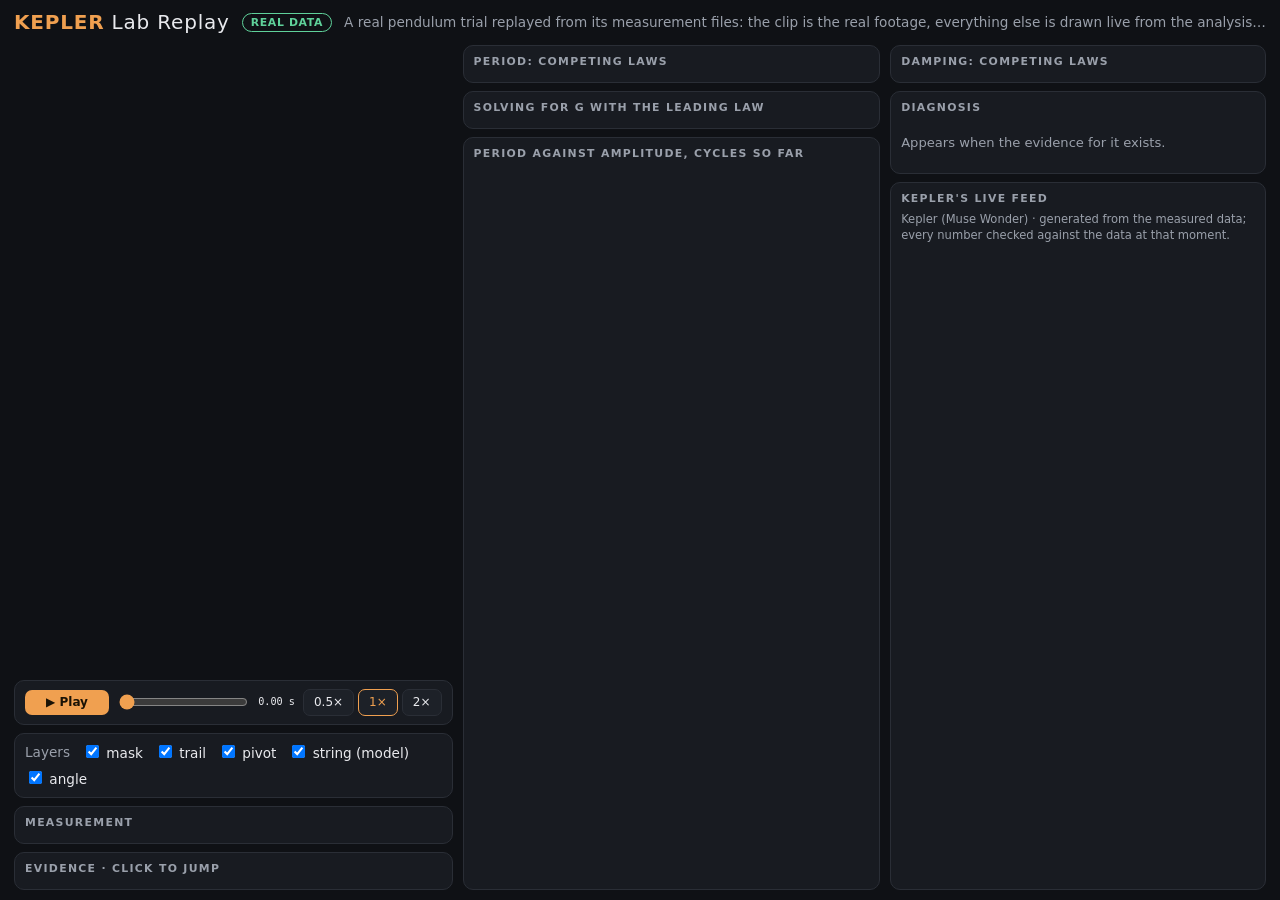
<file: docs/index.html>
<!doctype html>
<html lang="en"><head><meta charset="utf-8"><meta name="viewport" content="width=device-width, initial-scale=1">
<title>Kepler Lab Replay</title><meta http-equiv="refresh" content="0; url=showcase/">
<style>body{background:#0f1115;color:#e9eaee;font:16px system-ui,sans-serif;padding:24px}a{color:#5aa9ff}</style></head>
<body><p>Opening the <a href="showcase/">Kepler Lab Replay</a>…</p></body></html>
</file>
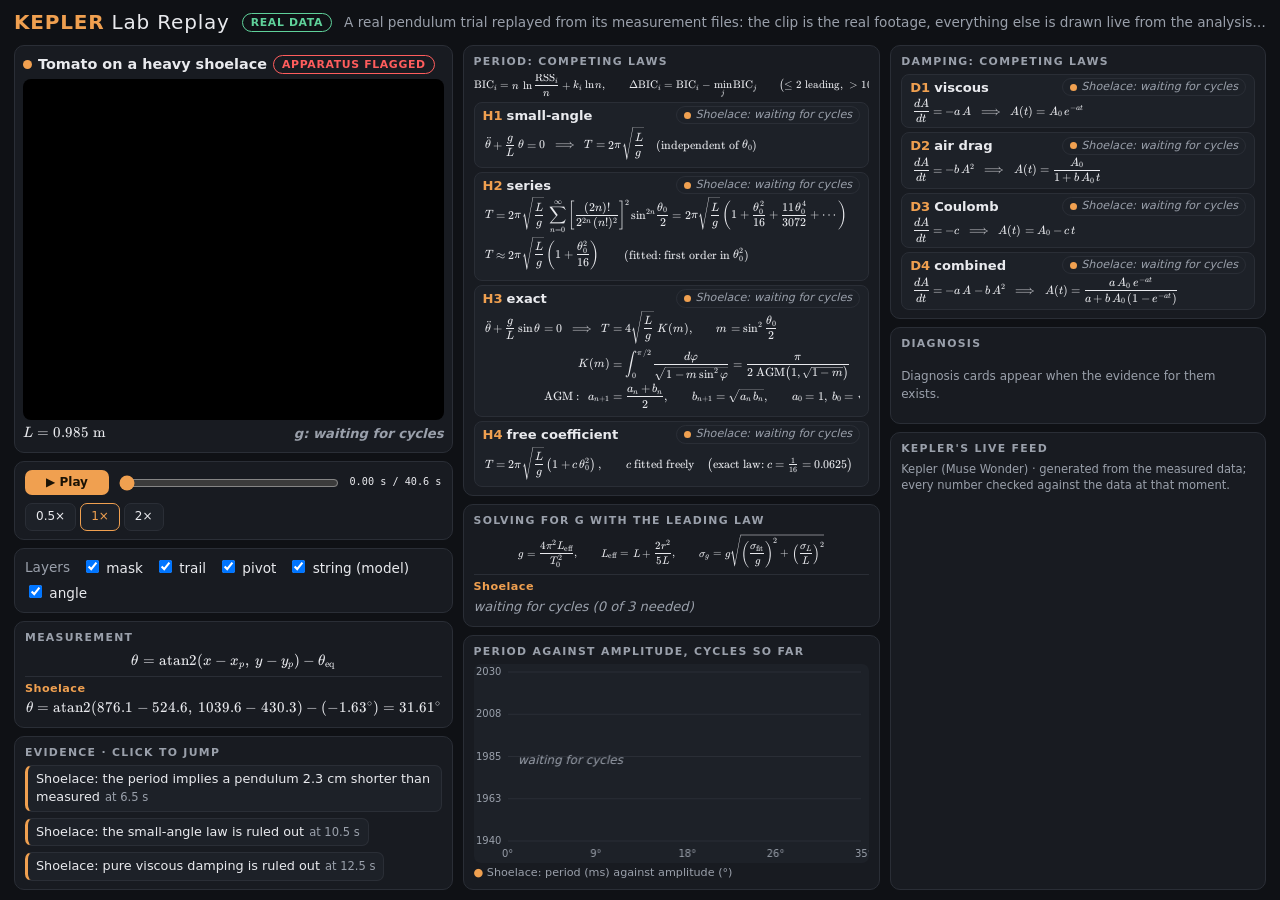
<file: docs/showcase/index.html>
<!doctype html>
<html lang="en">
<head>
<meta charset="utf-8">
<meta name="viewport" content="width=device-width, initial-scale=1">
<title>Kepler Lab Replay</title>
<meta name="description" content="A real pendulum trial replayed in the browser: SAM 3.1 track, competing laws ranked by BIC, and g converging cycle by cycle.">
<link rel="stylesheet" href="vendor/katex/katex.min.css">
<link rel="stylesheet" href="style.css">
<script defer src="vendor/katex/katex.min.js"></script>
<script defer src="vendor/katex/auto-render.min.js"></script>
<script defer src="app.js"></script>
</head>
<body>
<header class="top">
  <div class="brand"><b>KEPLER</b> Lab Replay</div>
  <span class="badge real">REAL DATA</span>
  <p class="lede">A real pendulum trial replayed from its measurement files: the clip is the real footage,
    everything else is drawn live from the analysis, and the panels only know the cycles completed so far.</p>
</header>

<main class="layout">
  <!-- column 1: the experiment -->
  <section class="col col-video">
    <div class="videos" id="videos"></div>
    <div class="transport card">
      <button id="play" class="btn primary" aria-label="Play">▶ Play</button>
      <input id="scrub" type="range" min="0" max="1" step="0.01" value="0" aria-label="Timeline">
      <span id="clock" class="mono">0.00 s</span>
      <div class="speeds" role="group" aria-label="Speed">
        <button class="btn speed" data-rate="0.5">0.5×</button>
        <button class="btn speed on" data-rate="1">1×</button>
        <button class="btn speed" data-rate="2">2×</button>
      </div>
    </div>
    <div class="layers card">
      <span class="muted">Layers</span>
      <label><input type="checkbox" data-layer="mask" checked> mask</label>
      <label><input type="checkbox" data-layer="trail" checked> trail</label>
      <label><input type="checkbox" data-layer="pivot" checked> pivot</label>
      <label><input type="checkbox" data-layer="string" checked> string (model)</label>
      <label><input type="checkbox" data-layer="angle" checked> angle</label>
    </div>
    <div class="card">
      <h2>Measurement</h2>
      <div class="math" id="m-def"></div>
      <div id="m-live"></div>
    </div>
    <div class="card evidence">
      <h2>Evidence · click to jump</h2>
      <div class="statements" id="statements"></div>
    </div>
  </section>

  <!-- column 2: measurement, period laws, g -->
  <section class="col col-science">
    <div class="card">
      <h2>Period: competing laws</h2>
      <div class="math small-math" id="bic-def"></div>
      <div class="hyps" id="hyps"></div>
    </div>
    <div class="card">
      <h2>Solving for g with the leading law</h2>
      <div class="math small-math" id="g-def"></div>
      <div id="g-live"></div>
    </div>
    <div class="card plot-card">
      <h2>Period against amplitude, cycles so far</h2>
      <div class="plots" id="plots"></div>
    </div>
  </section>

  <!-- column 3: damping, diagnosis, Kepler's feed -->
  <section class="col col-feed">
    <div class="card" id="final-card" hidden></div>
    <div class="card">
      <h2>Damping: competing laws</h2>
      <div class="hyps" id="damps"></div>
    </div>
    <div class="card">
      <h2>Diagnosis</h2>
      <div id="diagnoses"><p class="muted small">Appears when the evidence for it exists.</p></div>
    </div>
    <div class="card feed-card">
      <h2>Kepler's live feed</h2>
      <p class="muted tiny">Kepler (Muse Wonder) · generated from the measured data; every number checked against the data at that moment.</p>
      <div class="feed" id="feed"></div>
    </div>
  </section>
</main>

<footer class="foot muted small">
  Source: <code>results/tomato1</code> in
  <a href="https://github.com/omarayyman07/kepler-lab">kepler-lab</a>, tracked by SAM 3.1.
  Reproduce with <code>python -m kepler replay results/tomato1</code>. Page built by
  <code>python -m kepler showcase</code>; fully offline, KaTeX vendored.
</footer>
</body>
</html>
</file>
<file: docs/showcase/style.css>
:root { --bg:#0f1115; --card:#181b21; --card2:#1d2128; --line:#2a2e36; --fg:#e9eaee; --muted:#9aa0ab;
        --amber:#f0a050; --red:#ff5d5d; --blue:#5aa9ff; --green:#5fd19a; --grey:#7d8590; --hl:#ffe08a; }
* { box-sizing:border-box }
html, body { margin:0; background:var(--bg); color:var(--fg); overflow-x:hidden }
body { font:14px/1.45 system-ui,-apple-system,Segoe UI,Roboto,sans-serif }
a { color:var(--blue) }
code, .mono { font-family:ui-monospace,Consolas,monospace; font-size:.85em }
.muted { color:var(--muted) } .small { font-size:.82rem } .tiny { font-size:.72rem; margin:0 0 4px }

/* ---------- header ---------- */
header.top { display:flex; flex-wrap:wrap; align-items:center; gap:4px 12px; padding:10px 16px 4px; min-width:0 }
.brand { font-size:1.25rem; letter-spacing:.04em; white-space:nowrap } .brand b { color:var(--amber) }
.lede { flex:1 1 400px; margin:0; color:var(--muted); font-size:.85rem; overflow-wrap:anywhere }
.badge { font-size:.68rem; font-weight:800; letter-spacing:.06em; padding:1px 8px; border-radius:99px; border:1px solid currentColor; white-space:nowrap }
.badge.real { color:var(--green) } .badge.flag { color:var(--red) }

/* ---------- base layout (phones, narrow windows): stacked ---------- */
.layout { display:grid; grid-template-columns:minmax(0,1fr); gap:10px; padding:8px 16px 16px }
.col { display:flex; flex-direction:column; gap:8px; min-width:0; min-height:0 }
.card { background:var(--card); border:1px solid var(--line); border-radius:10px; padding:8px 10px; min-width:0 }
h2 { font-size:.68rem; letter-spacing:.12em; text-transform:uppercase; color:var(--muted); margin:0 0 4px }
h3 { font-size:.9rem; margin:0 }

.videos { display:grid; grid-template-columns:minmax(0,1fr); gap:8px }
.vcard { background:var(--card); border:1px solid var(--line); border-radius:10px; padding:8px; min-width:0; display:flex; flex-direction:column }
.vhead { display:flex; flex-wrap:wrap; gap:6px; align-items:center; margin-bottom:4px }
.vhead .dot { width:9px; height:9px; border-radius:50% }
.stage { position:relative; width:100%; max-height:72vh; background:#000; border-radius:8px; overflow:hidden }
.stage video, .stage canvas { position:absolute; inset:0; width:100%; height:100% }
.stage video { object-fit:contain }
.stage canvas { pointer-events:none }
.readout { display:flex; flex-wrap:wrap; justify-content:space-between; gap:2px 10px; margin-top:4px }
.readout .g { font-weight:700; font-variant-numeric:tabular-nums }
.note { font-size:.72rem; color:var(--muted) }

.transport { display:flex; flex-wrap:wrap; gap:8px; align-items:center }
.transport input[type=range] { flex:1; min-width:120px; accent-color:var(--amber) }
.btn { background:var(--card2); color:var(--fg); border:1px solid var(--line); border-radius:7px; padding:4px 10px; font:inherit; cursor:pointer }
.btn:hover { border-color:var(--grey) }
.btn.primary { background:var(--amber); color:#1a1205; border:0; font-weight:700; min-width:84px }
.btn.speed.on { border-color:var(--amber); color:var(--amber) }
.speeds { display:flex; gap:4px }
.layers { display:flex; flex-wrap:wrap; gap:4px 12px; align-items:center; font-size:.85rem }
.layers label { cursor:pointer; user-select:none }

.statements { display:flex; flex-wrap:wrap; gap:6px }
.stmt { text-align:left; background:var(--card2); border:1px solid var(--line); border-left:3px solid var(--grey); border-radius:7px; padding:4px 8px; color:var(--fg); font:inherit; font-size:.8rem; cursor:pointer; max-width:100% }
.stmt:hover { border-color:var(--grey) }
.stmt .when { color:var(--muted); font-size:.72rem; margin-left:5px }

.math { overflow-x:auto; overflow-y:hidden }
.math .katex-display { margin:.15em 0 }
.small-math .katex { font-size:.92em }
.live { border-top:1px solid var(--line); margin-top:4px; padding-top:4px }
.live .lbl { font-size:.7rem; font-weight:700; letter-spacing:.04em }
.waiting { color:var(--muted); font-style:italic; font-size:.82rem; padding:2px 0 }

/* law rows: name | equation on one line, status chips under it */
.hyps { display:grid; gap:4px }
.hyp { display:grid; grid-template-columns:auto minmax(0,1fr); grid-template-areas:"name badges" "eq eq";
       align-items:center; gap:0 8px; background:var(--card2); border:1px solid var(--line); border-radius:8px; padding:3px 8px;
       transition:border-color .2s, box-shadow .2s }
.hyp .hname { grid-area:name; font-size:.82rem; font-weight:700; white-space:nowrap }
.hyp .hname .id { color:var(--amber); margin-right:4px }
.hyp .eq { grid-area:eq; overflow-x:auto; overflow-y:hidden; text-align:center }
.hyp .badges { grid-area:badges; display:flex; flex-wrap:wrap; gap:4px; justify-content:flex-end }
.hyp.hl, .diag.hl { border-color:var(--hl); box-shadow:0 0 0 2px rgba(255,224,138,.25) }
.chip { display:inline-flex; gap:4px; align-items:center; font-size:.7rem; padding:0 7px; border-radius:99px; border:1px solid var(--line); color:var(--muted); white-space:nowrap }
.chip .dot { width:7px; height:7px; border-radius:50% }
.chip.leading { color:var(--green); border-color:currentColor }
.chip.alive { color:var(--amber); border-color:currentColor }
.chip.ruled { color:var(--grey) } .chip.ruled .st { text-decoration:line-through }
.chip.wait { font-style:italic }

.plots { display:grid; grid-template-columns:minmax(0,1fr) minmax(0,1fr); gap:6px }
.plots.single { grid-template-columns:minmax(0,1fr) }
.plot canvas { width:100%; height:170px; display:block; background:var(--card2); border-radius:7px }
.plot .cap { font-size:.7rem; color:var(--muted); margin-top:2px }

.diag { background:var(--card2); border:1px solid var(--line); border-left:3px solid var(--red); border-radius:8px; padding:5px 8px; margin-bottom:5px; font-size:.82rem }
.diag p { margin:.2em 0 }
.diag .katex { font-size:.95em }

#final-card { border-color:var(--green) }
.final-grid { display:grid; grid-template-columns:minmax(0,1fr); gap:6px; font-size:.82rem }
.final-grid > div + div { border-top:1px solid var(--line); padding-top:6px }

.feed { display:flex; flex-direction:column; gap:6px; max-height:360px; overflow:auto; padding-right:3px }
.msg { background:var(--card2); border:1px solid var(--line); border-radius:10px 10px 10px 3px; padding:5px 8px; font-size:.8rem; line-height:1.4 }
.msg .meta { display:flex; gap:6px; align-items:center; font-size:.68rem; color:var(--muted); margin-bottom:2px }
.msg.typing::after { content:"▍"; color:var(--amber); animation:blink 1s steps(1) infinite }
@keyframes blink { 50% { opacity:0 } }

.foot { padding:0 16px 16px }

/* ---------- one-screen dashboard (laptops, desktops, screen recordings): no page scroll ---------- */
@media (min-width:1100px) and (min-height:600px) {
  html, body { height:100%; overflow:hidden }
  body { display:flex; flex-direction:column; font-size:clamp(12px, 0.55vw + 0.5vh, 15px) }
  header.top { flex:0 0 auto; flex-wrap:nowrap; padding:8px 14px 2px }
  .lede { white-space:nowrap; overflow:hidden; text-overflow:ellipsis }
  .layout { flex:1 1 auto; min-height:0; padding:6px 14px 10px; gap:10px;
            grid-template-columns:minmax(0,1.05fr) minmax(0,1fr) minmax(0,0.9fr) }
  .col { overflow:hidden }
  .foot { display:none }
  /* the video takes all the height its column can give */
  .col-video .videos { flex:1 1 auto; min-height:0; display:flex }
  .col-video .vcard { flex:1 1 auto; min-height:0 }
  .col-video .stage { flex:1 1 auto; min-height:0; max-height:none; aspect-ratio:auto !important }
  .col-video .note { display:none }
  /* science column: the plot takes what is left */
  .plot-card { flex:1 1 auto; min-height:0; display:flex; flex-direction:column }
  .plot-card .plots { flex:1 1 auto; min-height:0 }
  .plot-card .plot { display:flex; flex-direction:column; min-height:0 }
  .plot-card .plot canvas { flex:1 1 auto; min-height:80px; height:auto }
  /* feed column: the feed takes what is left and scrolls inside its own box */
  .feed-card { flex:1 1 auto; min-height:0; display:flex; flex-direction:column }
  .feed-card .feed { flex:1 1 auto; min-height:0; max-height:none }
  #diagnoses { max-height:34vh; overflow:auto }
}
.diag .katex { font-size:1.05em }

/* shorter laptop screens (e.g. 1366 × 768): tighter type; the worked g derivation stays, its generic line goes */
@media (min-width:1100px) and (min-height:600px) and (max-height:860px) {
  body { font-size:clamp(11px, 0.5vw + 0.45vh, 13px) }
  #g-def { display:none }
  .card { padding:6px 8px }
  .col { gap:6px }
  .hyp { padding:2px 8px }
  .plot-card .plot canvas { min-height:110px }
  .evidence .stmt { padding:3px 7px }
}

/* law equations: full width under the name, real derivations (series, elliptic integral, AGM) */
.hyp .eq { text-align:left; padding:0 2px }
.hyp .eq .katex-display { margin:2px 0; text-align:left }
.hyp .eq .katex-display > .katex { text-align:left }
.hyp .eq .katex { font-size:.96em }
#bic-def .katex { font-size:.9em }
#bic-def .katex-display { margin:0 0 4px }
@media (min-width:1100px) and (min-height:600px) and (max-height:860px) {
  .hyp .eq .katex { font-size:.84em }
  #bic-def .katex { font-size:.8em }
}
</file>
